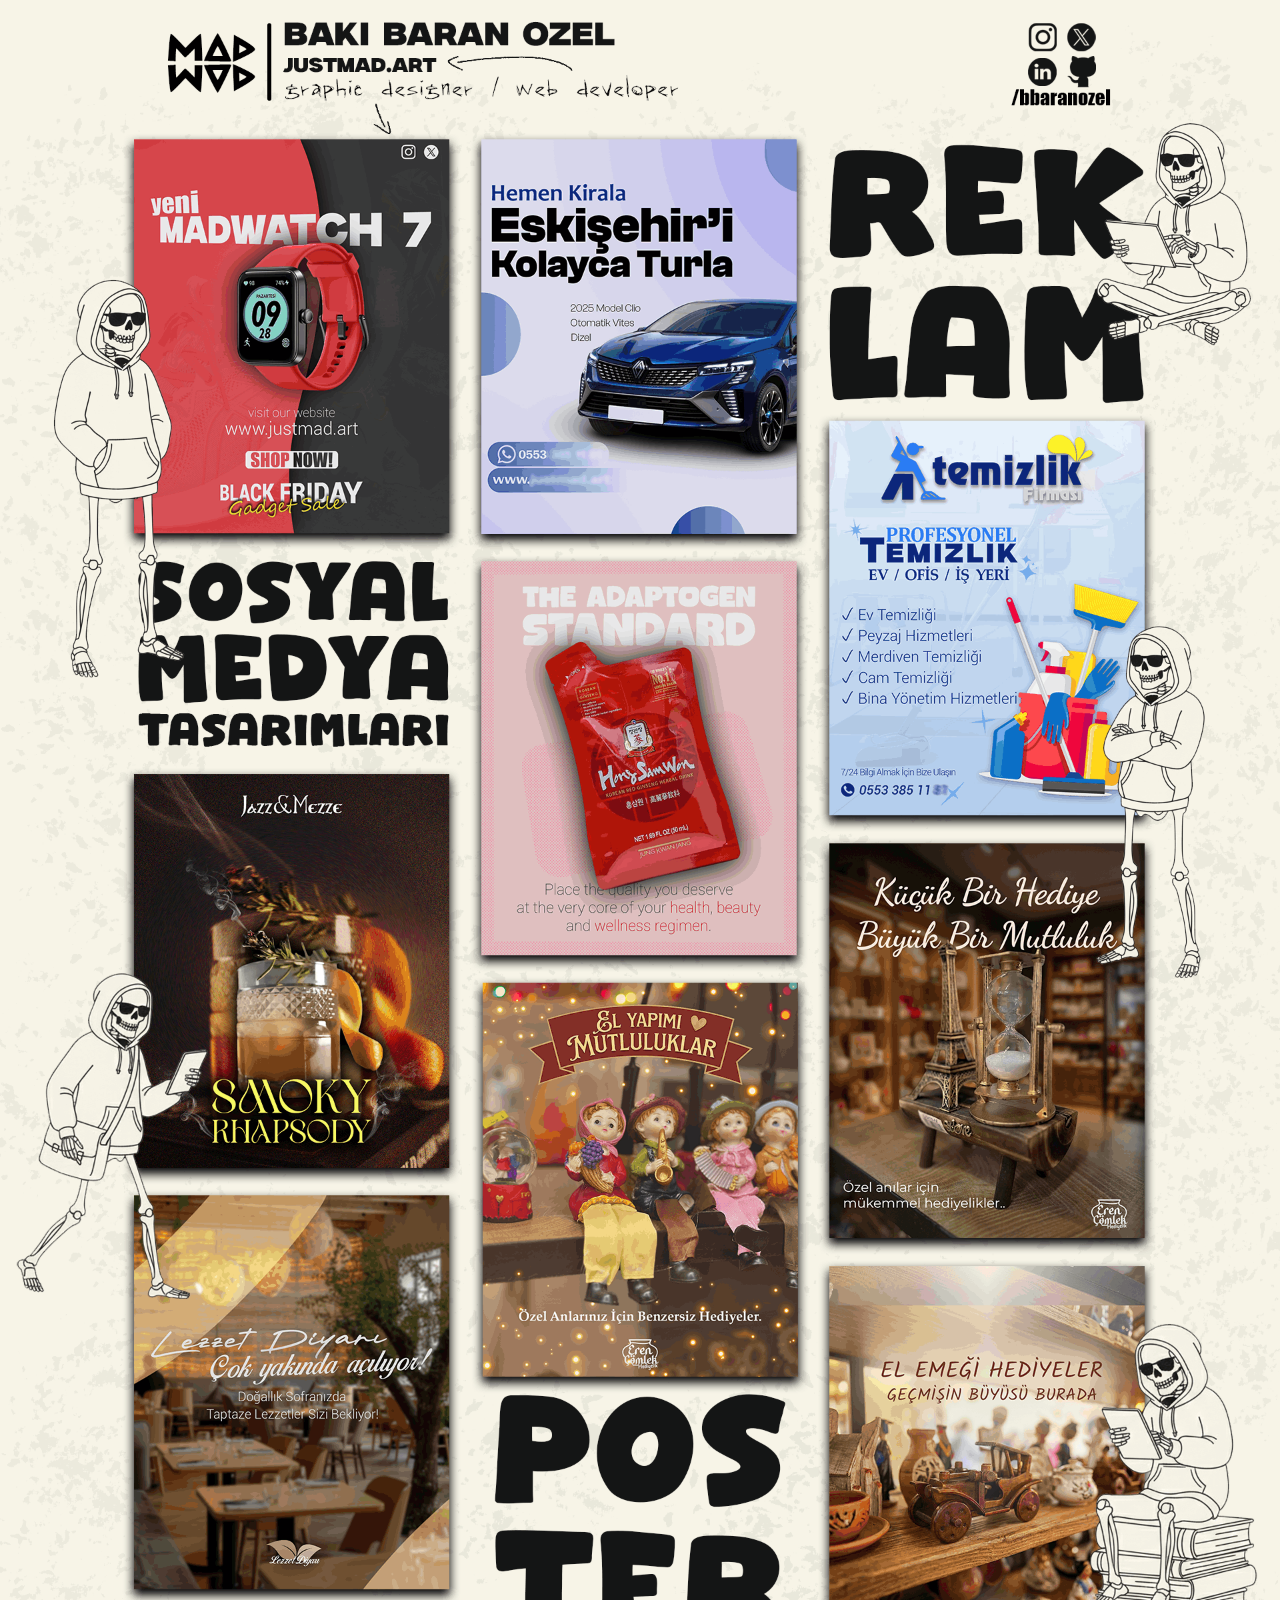
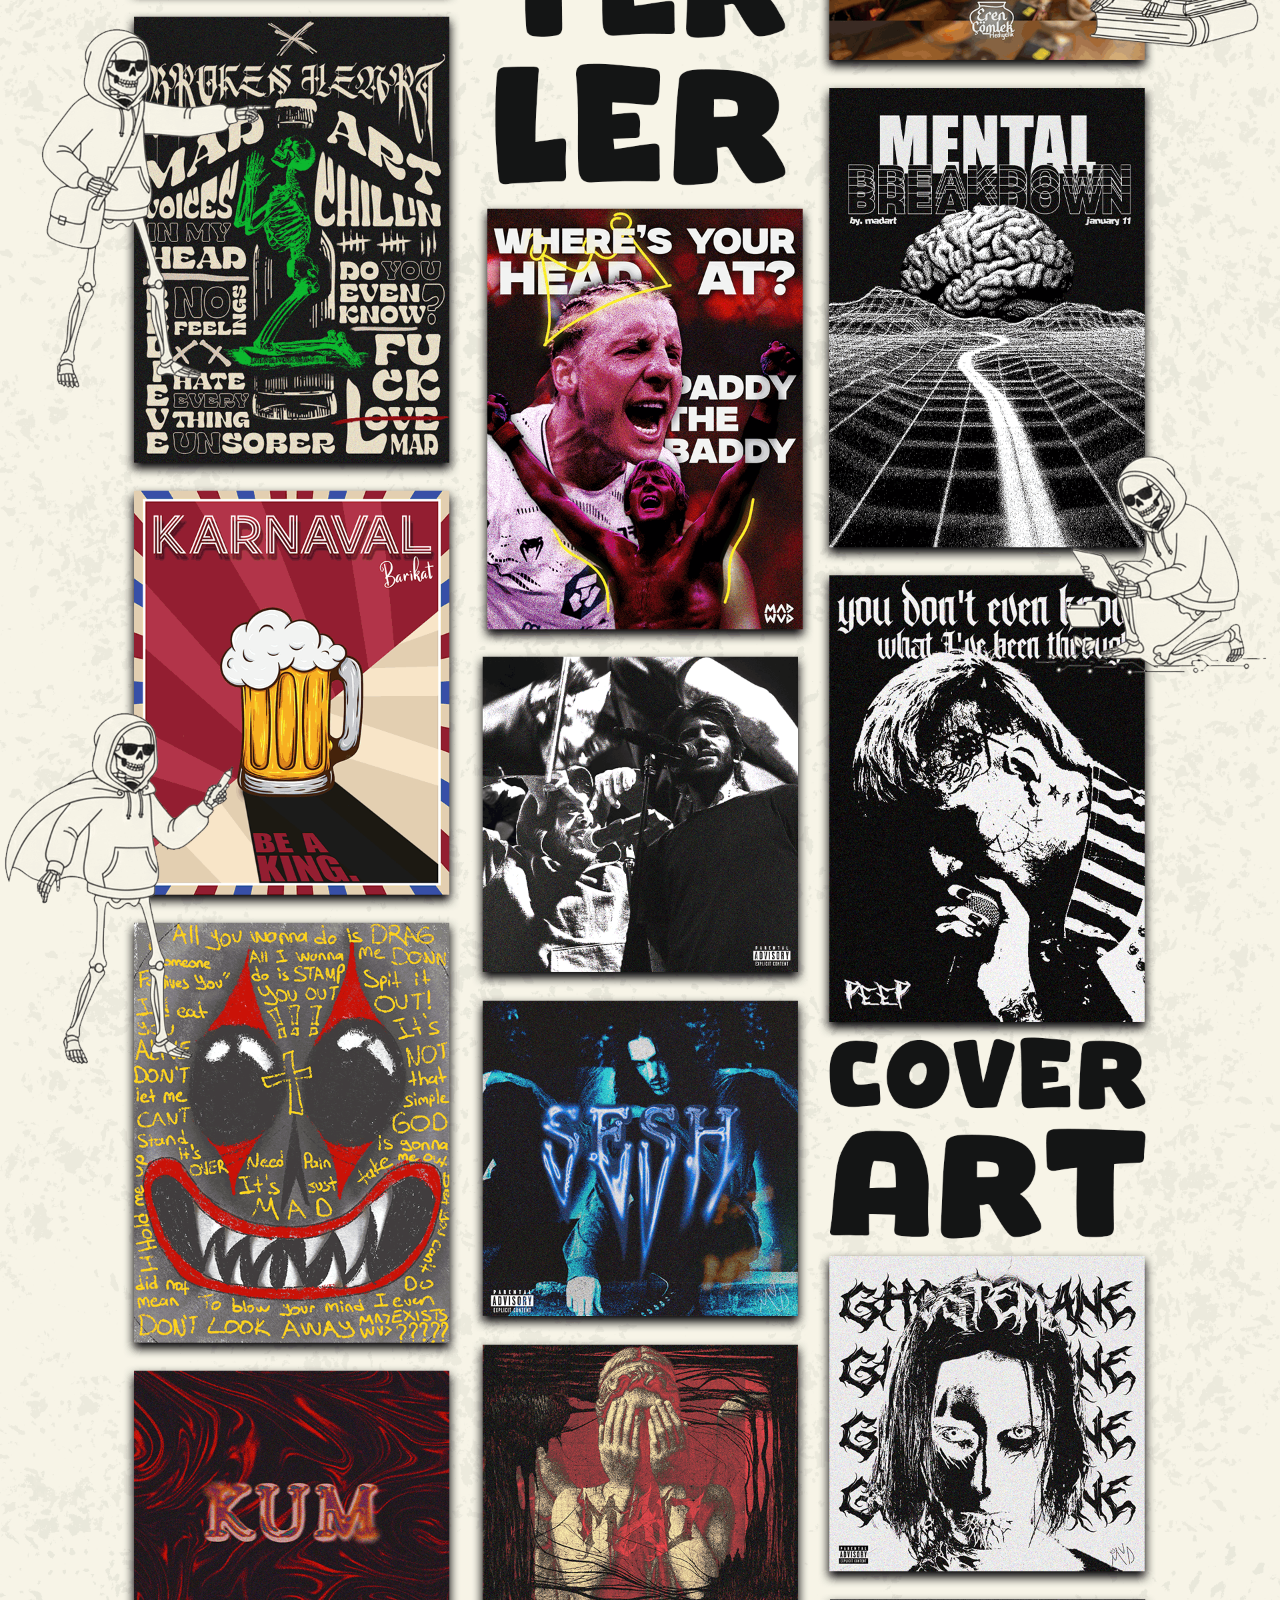
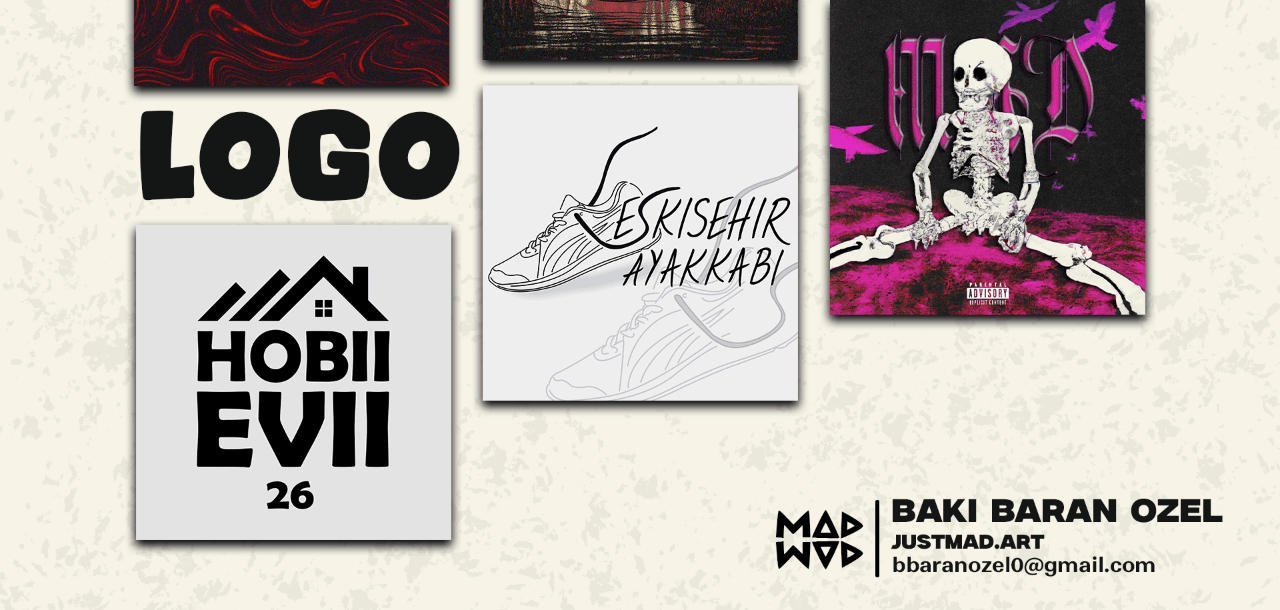
<file: index.html>
<!DOCTYPE html>
<html lang="tr">
<head>
    <meta charset="UTF-8">
    <meta name="viewport" content="width=device-width, initial-scale=1.0">
    <title>bbaranozel | Portfolio</title>

    <style>
        *{
            margin:0;
            padding:0;
            box-sizing:border-box;
        }

        body{
            background:#111;
            display:flex;
            justify-content:center;
        }

        img{
            width:100%;
            max-width:1440px;
            height:auto;
            display:block;
        }
    </style>
</head>

<body>

<img src="portfolio.png" alt="Portfolio">

</body>
</html>
</file>
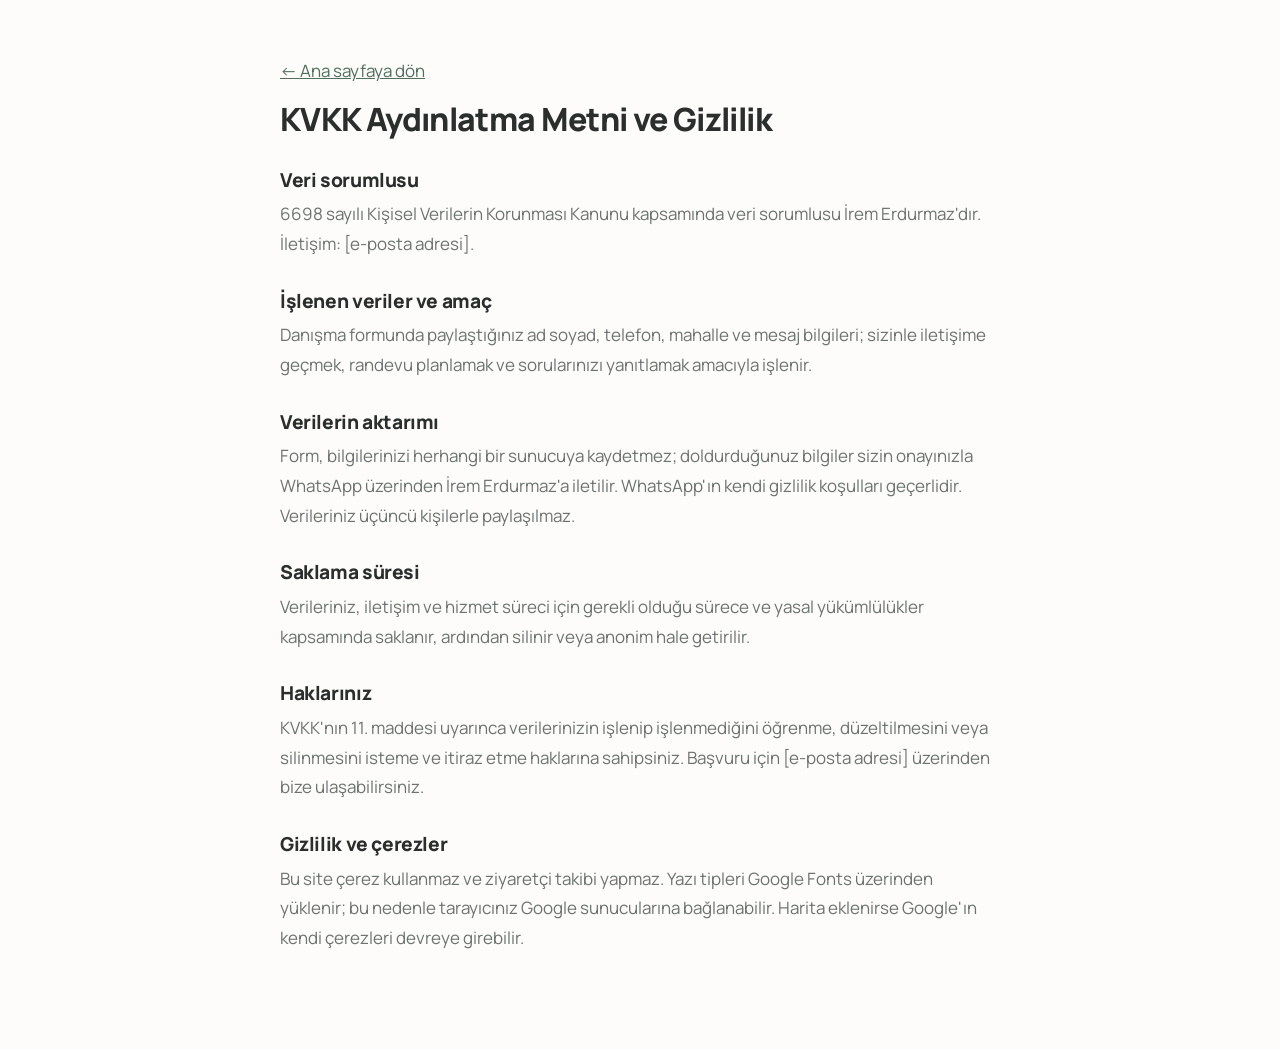
<file: 3/kvkk.html>
<!DOCTYPE html>
<html lang="tr"><head><meta charset="utf-8"><meta name="viewport" content="width=device-width, initial-scale=1">
<title>KVKK Aydınlatma Metni ve Gizlilik | İrem Erdurmaz</title>
<meta name="robots" content="noindex">
<link href="https://fonts.googleapis.com/css2?family=Manrope:wght@400;600;800&display=swap" rel="stylesheet">
<link rel="stylesheet" href="style.css"></head><body>
<main class="legal">
<p><a href="index.html">← Ana sayfaya dön</a></p>
<h1>KVKK Aydınlatma Metni ve Gizlilik</h1>
<h2>Veri sorumlusu</h2>
<p>6698 sayılı Kişisel Verilerin Korunması Kanunu kapsamında veri sorumlusu İrem Erdurmaz'dır. İletişim: [e-posta adresi].</p>
<h2>İşlenen veriler ve amaç</h2>
<p>Danışma formunda paylaştığınız ad soyad, telefon, mahalle ve mesaj bilgileri; sizinle iletişime geçmek, randevu planlamak ve sorularınızı yanıtlamak amacıyla işlenir.</p>
<h2>Verilerin aktarımı</h2>
<p>Form, bilgilerinizi herhangi bir sunucuya kaydetmez; doldurduğunuz bilgiler sizin onayınızla WhatsApp üzerinden İrem Erdurmaz'a iletilir. WhatsApp'ın kendi gizlilik koşulları geçerlidir. Verileriniz üçüncü kişilerle paylaşılmaz.</p>
<h2>Saklama süresi</h2>
<p>Verileriniz, iletişim ve hizmet süreci için gerekli olduğu sürece ve yasal yükümlülükler kapsamında saklanır, ardından silinir veya anonim hale getirilir.</p>
<h2>Haklarınız</h2>
<p>KVKK'nın 11. maddesi uyarınca verilerinizin işlenip işlenmediğini öğrenme, düzeltilmesini veya silinmesini isteme ve itiraz etme haklarına sahipsiniz. Başvuru için [e-posta adresi] üzerinden bize ulaşabilirsiniz.</p>
<h2>Gizlilik ve çerezler</h2>
<p>Bu site çerez kullanmaz ve ziyaretçi takibi yapmaz. Yazı tipleri Google Fonts üzerinden yüklenir; bu nedenle tarayıcınız Google sunucularına bağlanabilir. Harita eklenirse Google'ın kendi çerezleri devreye girebilir.</p>
</main></body></html>
</file>
<file: 3/style.css>
:root{
  --bg:#fdfcfa; --bg2:#f5f7f4; --card:#fff; --ink:#2a2f2d; --mut:#6b7470;
  --sage:#8aa592; --sage-d:#4f6f5b; --sky:#e8f1f4; --line:#ebeeea;
  --sh:0 10px 40px rgba(40,60,50,.06); --wa:#25a05a;
}
*{box-sizing:border-box}
html{scroll-behavior:smooth;scroll-padding-top:88px}
body{margin:0;background:var(--bg);color:var(--ink);font:400 17px/1.75 Manrope,system-ui,sans-serif}
img,svg{max-width:100%}
a{color:inherit;text-decoration:none}
.wrap{max-width:1120px;margin:0 auto;padding:0 24px}
section{padding:110px 0}
h1,h2,h3{line-height:1.12;margin:0;letter-spacing:-.02em}
h1{font-size:clamp(2.2rem,6vw,3.8rem);font-weight:800}
h2{font-size:clamp(1.8rem,4vw,2.6rem);font-weight:800;margin-bottom:14px}
h3{font-size:1.1rem;font-weight:600;letter-spacing:0;margin:20px 0 8px}
p{margin:0 0 16px;color:var(--mut)}
.sub{max-width:560px;margin-bottom:0}
a:focus-visible,button:focus-visible{outline:3px solid var(--sage);outline-offset:3px}

.btn{display:inline-flex;align-items:center;padding:15px 30px;border-radius:999px;font-weight:600;border:1.5px solid var(--sage-d);transition:.2s;font-size:1rem}
.btn.pri{background:var(--sage-d);color:#fff}
.btn.pri:hover{filter:brightness(1.12)}
.btn.sec{color:var(--sage-d)}
.btn.sec:hover{background:var(--bg2)}

/* Navbar */
nav{position:sticky;top:0;z-index:20;background:rgba(253,252,250,.9);backdrop-filter:blur(10px)}
nav .wrap{display:flex;align-items:center;justify-content:space-between;height:72px}
.logo{font-weight:800;letter-spacing:-.02em;line-height:1.2}
.logo small{display:block;font-weight:500;color:var(--mut);font-size:.72rem;line-height:1;margin-top:3px}
.links{display:flex;gap:32px;align-items:center}
.links a.l{color:var(--mut);font-weight:500}
.links a.l:hover{color:var(--ink)}
nav .btn{padding:10px 22px}

/* Fotoğraf */
.photo{position:relative;overflow:hidden;background:linear-gradient(160deg,var(--sky),var(--bg2));box-shadow:var(--sh)}
.photo img{width:100%;height:100%;object-fit:cover;display:block}
.photo svg{position:absolute;inset:0;width:100%;height:100%}
.hero-photo{aspect-ratio:4/5;border-radius:28px 28px 130px 28px;max-width:460px;width:100%;margin-left:auto}
.about-photo{aspect-ratio:1/1.1;border-radius:130px 28px 28px 28px;max-width:420px;width:100%}
.photo.wide{aspect-ratio:4/3;border-radius:24px}

/* Hero */
.hero{padding:70px 0 40px}
.hero .wrap{display:grid;gap:56px;align-items:center}
.tag{display:inline-block;background:var(--sky);color:var(--sage-d);padding:8px 18px;border-radius:999px;font-weight:600;font-size:.9rem;margin-bottom:26px}
.lead{font-size:1.15rem;max-width:520px;margin:26px 0 36px}
.cta{display:flex;gap:14px;flex-wrap:wrap}

/* Trust */
.trust{padding:50px 0 0}
.tg{display:grid;gap:18px;grid-template-columns:repeat(auto-fit,minmax(230px,1fr))}
.tg div{background:var(--bg2);border-radius:22px;padding:26px}
.tg b{display:block;margin-bottom:4px}
.tg span{color:var(--mut);font-size:.93rem;line-height:1.5;display:block}

/* Hakkımda */
.about .wrap{display:grid;gap:56px;align-items:center}
.facts{display:grid;gap:16px;grid-template-columns:repeat(auto-fit,minmax(170px,1fr));margin-top:32px}
.facts div{border-left:3px solid var(--sage);padding:2px 0 2px 16px}
.facts b{display:block}
.facts span{color:var(--mut);font-size:.93rem}

/* Çalışma alanları */
.svc{background:var(--bg2)}
.sg{display:grid;gap:22px;grid-template-columns:repeat(auto-fill,minmax(250px,1fr));margin-top:48px}
.card{background:var(--card);border-radius:24px;padding:30px;box-shadow:var(--sh)}
.card .ic{width:46px;height:46px;border-radius:15px;background:var(--sky);color:var(--sage-d);display:grid;place-items:center;margin-bottom:18px}
.card h3{margin:0}
.card p{margin:8px 0 0;font-size:.95rem;line-height:1.6}

/* Bilgi */
.ig{display:grid;gap:40px;margin-top:48px}
.ig h3{font-size:1.2rem}

/* Adımlar */
.steps{background:var(--bg2)}
.stg{display:grid;gap:22px;margin-top:48px}
.st{background:var(--card);border-radius:24px;padding:34px 30px;box-shadow:var(--sh)}
.st .n{font-size:2.4rem;font-weight:800;color:var(--sage);line-height:1;margin-bottom:6px}
.st h3{margin-top:12px}
.st p{margin:0}

/* CTA */
.band{background:var(--sage-d);color:#fff;border-radius:36px;padding:72px 28px;text-align:center}
.band p{color:rgba(255,255,255,.85);max-width:520px;margin:16px auto 32px}
.band .btn{background:#fff;color:#2f4a3a;border-color:#fff;font-size:1.08rem;padding:17px 34px}

/* İletişim */
.cg{display:grid;gap:32px;margin-top:40px}
.wa{display:flex;gap:16px;align-items:center;background:var(--wa);color:#fff;border-radius:24px;padding:24px 28px;box-shadow:var(--sh)}
.wa b{display:block;font-size:1.15rem}
.wa span{font-size:.92rem}
.wa > div span{opacity:.9}
.rows{margin-top:24px;display:grid;gap:18px}
.rows div{display:flex;flex-direction:column}
.rows b{font-size:.88rem;color:var(--mut);font-weight:500}
.map{min-height:320px;border-radius:24px;background:var(--bg2);display:grid;place-items:center;text-align:center;color:var(--mut);padding:24px;overflow:hidden}
.map iframe{width:100%;height:100%;min-height:320px;border:0}

/* Sosyal medya */
.social{display:flex;gap:12px;margin-top:24px}
.social a{width:44px;height:44px;border-radius:50%;background:var(--sky);color:var(--sage-d);display:grid;place-items:center;transition:.2s}
.social a:hover{background:var(--sage-d);color:#fff}

/* Footer */
footer{padding:70px 0 32px;background:var(--bg2)}
.fg{display:grid;gap:36px}
footer h4{margin:0 0 12px;font-size:.95rem}
footer a:not(.social a){display:block;color:var(--mut);padding:3px 0}
footer a:not(.social a):hover{color:var(--ink)}
footer p{margin:12px 0 0}
.copy{margin-top:40px;font-size:.85rem;color:var(--mut)}

/* WhatsApp */
.fab{position:fixed;right:max(18px,env(safe-area-inset-right,0px));bottom:calc(18px + env(safe-area-inset-bottom,0px));z-index:30;display:flex;align-items:center;gap:10px}
.fab .tip{background:var(--ink);color:#fff;padding:8px 14px;border-radius:999px;font-size:.88rem;font-weight:600;opacity:0;transform:translateX(8px);transition:.2s;pointer-events:none;white-space:nowrap}
.fab:hover .tip,.fab:focus-visible .tip{opacity:1;transform:none}
.fab i{width:60px;height:60px;border-radius:50%;background:var(--wa);display:grid;place-items:center;color:#fff;box-shadow:0 8px 24px rgba(37,160,90,.4)}


@media(prefers-reduced-motion:no-preference){
  .hero .wrap>*{animation:up .7s both}
  .hero .wrap>*:nth-child(2){animation-delay:.12s}
  @keyframes up{from{opacity:0;transform:translateY(14px)}}
}


@media(min-width:880px){
  .hero .wrap{grid-template-columns:1.1fr .9fr}
  .about .wrap{grid-template-columns:.8fr 1.2fr}
  .ig{grid-template-columns:repeat(3,1fr)}
  .stg{grid-template-columns:repeat(3,1fr)}
  .cg{grid-template-columns:1fr 1fr}
  .fg{grid-template-columns:1.4fr 1fr 1fr}
}

@media(max-width:720px){
  section{padding:76px 0}
  .links a.l{display:none}
  .fab .tip{display:none}
}


.rv{opacity:0;transform:translateY(22px);transition:opacity .7s ease,transform .7s ease}
.rv.in{opacity:1;transform:none}
@media(prefers-reduced-motion:reduce){.rv{opacity:1;transform:none;transition:none}}


@media(max-width:720px){
  body{font-size:16px;line-height:1.7}
  .wrap{padding:0 20px}
  section{padding:64px 0}
  nav .wrap{height:64px}
  .logo{font-size:.98rem}
  nav .btn{padding:9px 18px;font-size:.92rem}


  .hero{padding:32px 0 24px}
  .hero .wrap{gap:36px}
  .tag{font-size:.84rem;margin-bottom:18px}
  .lead{font-size:1.05rem;margin:18px 0 26px}
  .cta .btn{width:100%;justify-content:center}
  .hero-photo{margin:0 auto;max-width:340px;aspect-ratio:1/1.05;border-radius:24px 24px 90px 24px}
  .about-photo{margin:0 auto;max-width:320px;border-radius:90px 24px 24px 24px}
  .about .wrap{gap:36px}
  h2{margin-bottom:10px}


  .tg,.sg,.ig,.stg{
    display:flex;gap:14px;margin-left:-20px;margin-right:-20px;
    padding:6px 20px 18px;overflow-x:auto;scroll-snap-type:x mandatory;
    scroll-padding-left:20px;-webkit-overflow-scrolling:touch;scrollbar-width:none;
  }
  .tg::-webkit-scrollbar,.sg::-webkit-scrollbar,.ig::-webkit-scrollbar,.stg::-webkit-scrollbar{display:none}
  .tg>*,.sg>*,.ig>*,.stg>*{flex:0 0 78%;scroll-snap-align:start}
  .ig>*{flex-basis:82%}
  .tg>div{flex-basis:70%}
  .tg{margin-top:0}
  .sg,.ig,.stg{margin-top:28px}
  .trust{padding-top:24px}

  .band{border-radius:28px;padding:52px 22px}
  .band .btn{width:100%;justify-content:center}
  .wa{padding:20px}
  .map,.map iframe{min-height:260px}
  .cg{margin-top:28px}
  footer{padding:52px 0 28px}
  .fab i{width:56px;height:56px}
}


@media(max-width:720px){
  .hero{padding:0}
  .hero .wrap{padding:0;gap:0}
  .hero .hero-photo{
    order:-1;width:100%;max-width:none;margin:0;aspect-ratio:auto;
    height:clamp(340px,54vh,480px);border-radius:0;box-shadow:none;
  }
  .hero .hero-photo img{object-position:center 22%}
  .hero .hero-photo::after{ /* alttan metin paneline yumuşak geçiş */
    content:"";position:absolute;left:0;right:0;bottom:0;height:35%;
    background:linear-gradient(to top,var(--bg),transparent);pointer-events:none;
  }
  .hero .wrap>div:first-child{
    position:relative;z-index:1;margin-top:-56px;padding:0 20px 36px;
    background:transparent;
  }
  .hero .tag{background:var(--card);box-shadow:var(--sh)}
  .hero h1{font-size:clamp(2rem,9vw,2.6rem)}
  .hero .lead{margin:16px 0 24px}
  .trust{padding-top:8px}
}


.sg{grid-template-columns:repeat(auto-fill,minmax(270px,1fr))}
.card.area{padding:0;overflow:hidden;display:flex;flex-direction:column}
.area-photo{aspect-ratio:4/4.4;border-radius:0;box-shadow:none}
.area-body{padding:24px 26px 28px;display:flex;flex-direction:column;flex:1}
.area-body h3{margin:0 0 12px;font-size:1.2rem}
.area-body ul{list-style:none;margin:0 0 18px;padding:0;color:var(--mut);font-size:.95rem;line-height:1.5}
.area-body li{padding:5px 0 5px 20px;position:relative}
.area-body li::before{content:"";position:absolute;left:0;top:.95em;width:8px;height:8px;border-radius:50%;background:var(--sage)}
.more{margin-top:auto;color:var(--sage-d);font-weight:600}
.more:hover{text-decoration:underline}


.consult{padding:0 0 110px}
.cons-box{background:var(--bg2);border-radius:32px;padding:44px 28px;display:grid;gap:28px}
#form{display:grid;gap:14px}
#form input:not([type=checkbox]),#form textarea{width:100%;font:inherit;color:var(--ink);background:var(--card);border:1.5px solid var(--line);border-radius:14px;padding:14px 16px}
#form input:focus,#form textarea:focus{outline:none;border-color:var(--sage-d)}
.chk{display:flex;gap:10px;align-items:flex-start;font-size:.9rem;color:var(--mut);line-height:1.5}
.chk input{margin-top:4px;accent-color:var(--sage-d)}
.chk a{color:var(--sage-d);text-decoration:underline}
#form .btn{justify-content:center;cursor:pointer}
.note{font-size:.84rem;margin:0}
@media(min-width:880px){.cons-box{grid-template-columns:.9fr 1.1fr;padding:60px;gap:56px}}
@media(max-width:720px){.consult{padding-bottom:64px}.area-photo{aspect-ratio:4/4}}

/* KVKK */
.legal{max-width:760px;padding:56px 20px 80px;margin:0 auto}
.legal h1{font-size:2rem;margin-bottom:24px}.legal h2{font-size:1.2rem;margin:32px 0 8px}
.legal a{color:var(--sage-d);text-decoration:underline}
</file>
